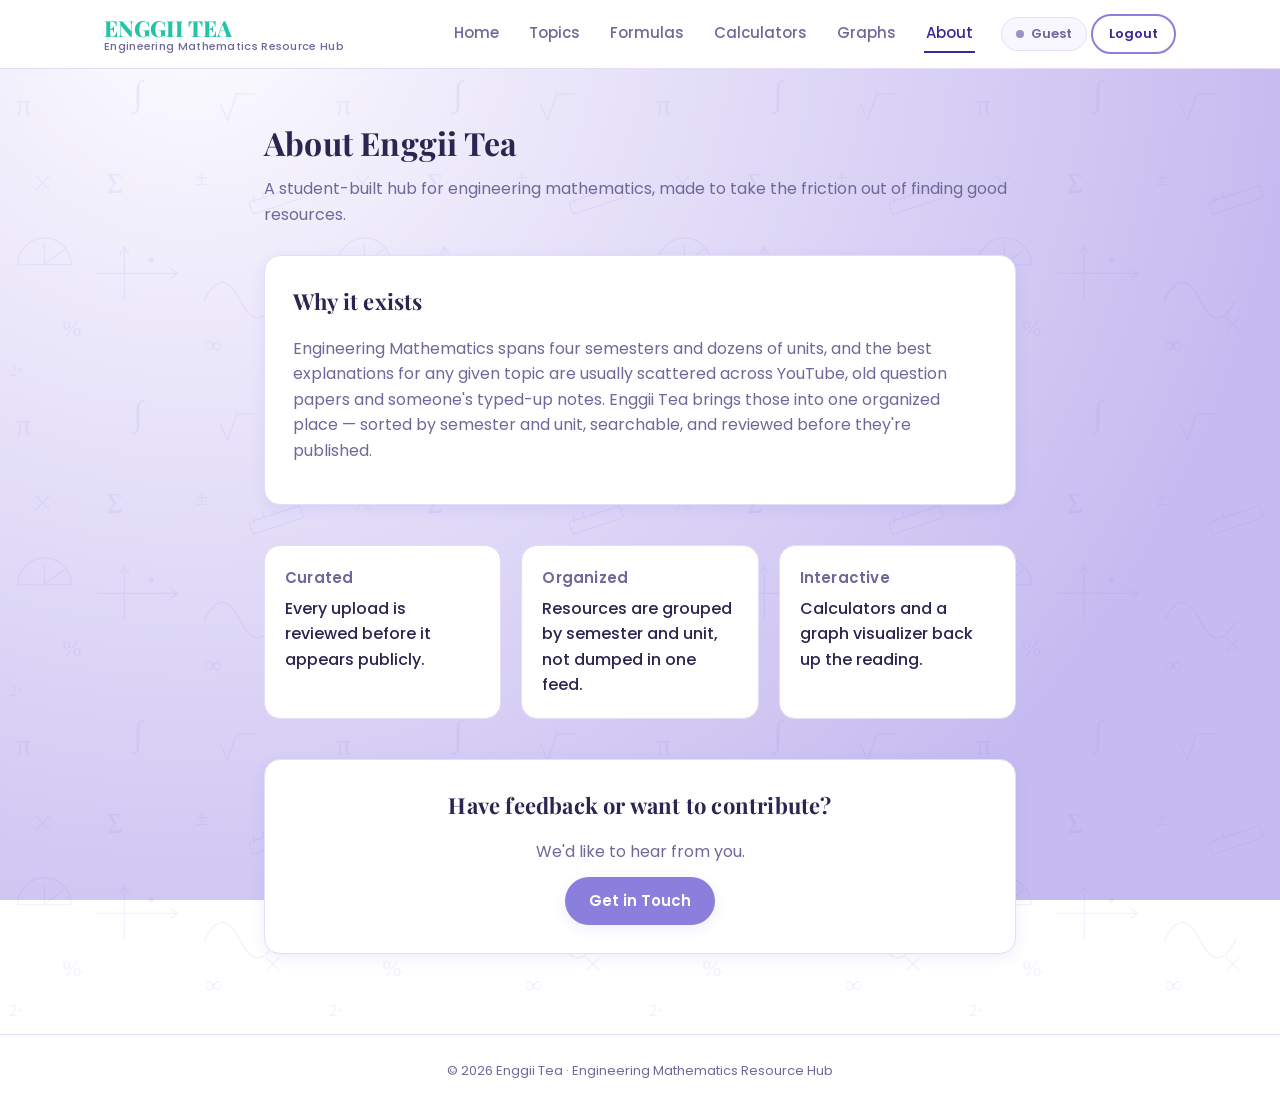
<file: Frontend/pages/about.html>
<!DOCTYPE html>
<html lang="en">
<head>
<meta charset="UTF-8">
<meta name="viewport" content="width=device-width, initial-scale=1.0">
<title>About | Enggii Tea</title>
<link rel="stylesheet" href="../styles/style.css">
</head>
<body>

<header class="navbar">
  <div class="nav-inner">
    <a href="../index.html" class="logo">ENGGII TEA<small>Engineering Mathematics Resource Hub</small></a>
    <button class="menu-btn" type="button" aria-label="Toggle menu">☰</button>
    <nav class="nav-links">
      <a href="../index.html">Home</a>
      <a href="dashboard.html">Topics</a>
      <a href="formulas.html">Formulas</a>
      <a href="calculators.html">Calculators</a>
      <a href="graphs.html">Graphs</a>

      <a href="about.html" class="active">About</a>
      <span id="authArea"></span>
    </nav>
  </div>
</header>

<main class="page math-bg">
  <div class="container" style="max-width:800px;">
    <h1 class="page-title">About Enggii Tea</h1>
    <p class="page-subtitle">A student-built hub for engineering mathematics, made to take the friction out of finding good resources.</p>

    <div class="card">
      <h2 class="section-title">Why it exists</h2>
      <p>
        Engineering Mathematics spans four semesters and dozens of units, and the
        best explanations for any given topic are usually scattered across
        YouTube, old question papers and someone's typed-up notes. Enggii Tea
        brings those into one organized place — sorted by semester and unit,
        searchable, and reviewed before they're published.
      </p>
    </div>

    <div class="section grid grid-3">
      <div class="subject-card">
        <h3>Curated</h3>
        <p style="color:var(--color-text); font-weight:500;">Every upload is reviewed before it appears publicly.</p>
      </div>
      <div class="subject-card">
        <h3>Organized</h3>
        <p style="color:var(--color-text); font-weight:500;">Resources are grouped by semester and unit, not dumped in one feed.</p>
      </div>
      <div class="subject-card">
        <h3>Interactive</h3>
        <p style="color:var(--color-text); font-weight:500;">Calculators and a graph visualizer back up the reading.</p>
      </div>
    </div>

    <div class="section card" style="text-align:center;">
      <h2 class="section-title">Have feedback or want to contribute?</h2>
      <p>We'd like to hear from you.</p>
      <a href="contact.html" class="btn btn-primary">Get in Touch</a>
    </div>
  </div>
</main>

<footer class="footer">© 2026 Enggii Tea · Engineering Mathematics Resource Hub</footer>

<script src="../scripts/api.js"></script>
<script src="../scripts/auth.js"></script>
<script src="../scripts/main.js"></script>

</body>
</html>
</file>
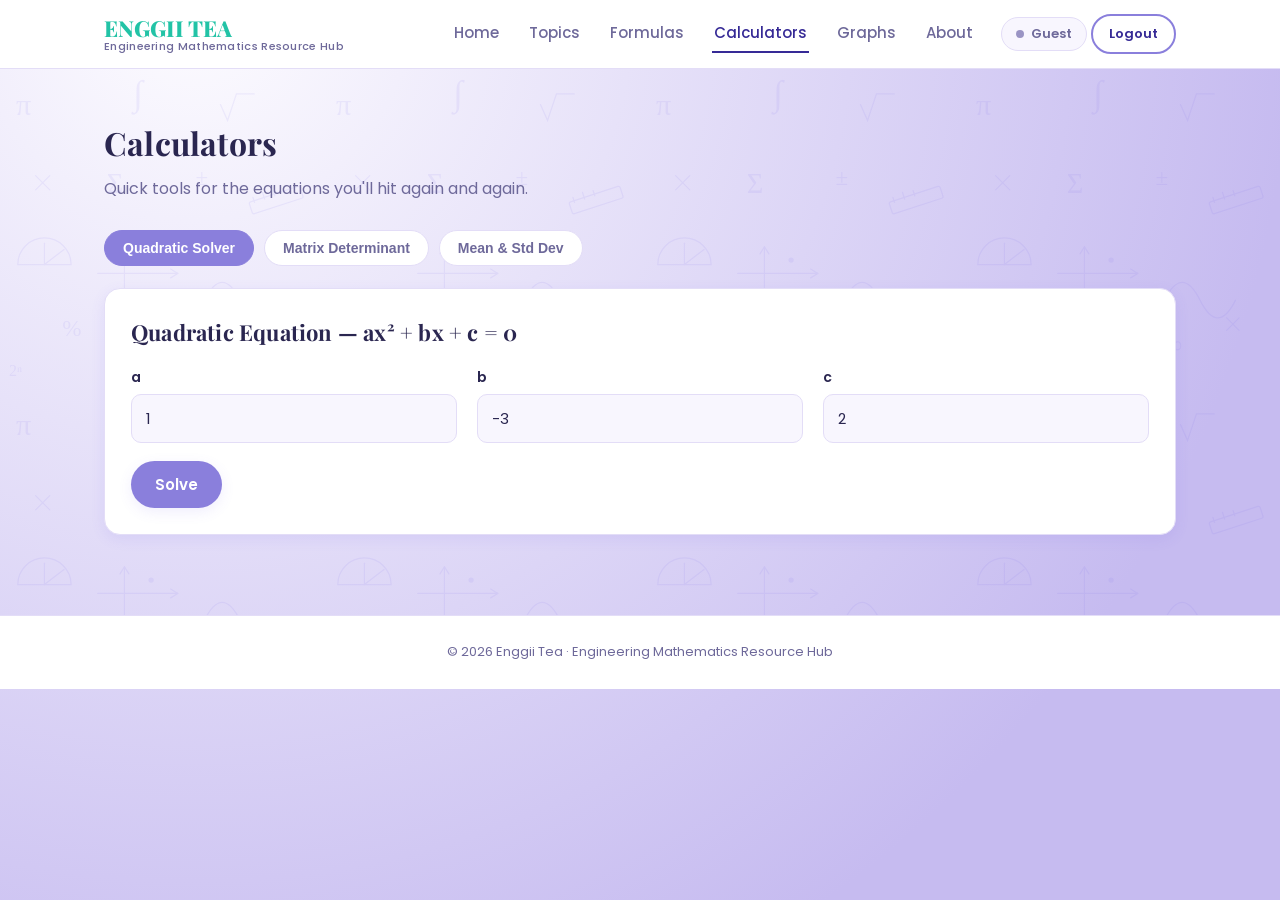
<file: Frontend/pages/calculators.html>
<!DOCTYPE html>
<html lang="en">
<head>
<meta charset="UTF-8">
<meta name="viewport" content="width=device-width, initial-scale=1.0">
<title>Calculators | Enggii Tea</title>
<link rel="stylesheet" href="../styles/style.css">
</head>
<body>

<header class="navbar">
  <div class="nav-inner">
    <a href="../index.html" class="logo">ENGGII TEA<small>Engineering Mathematics Resource Hub</small></a>
    <button class="menu-btn" type="button" aria-label="Toggle menu">☰</button>
    <nav class="nav-links">
      <a href="../index.html">Home</a>
      <a href="dashboard.html">Topics</a>
      <a href="formulas.html">Formulas</a>
      <a href="calculators.html" class="active">Calculators</a>
      <a href="graphs.html">Graphs</a>

      <a href="about.html">About</a>
      <span id="authArea"></span>
    </nav>
  </div>
</header>

<main class="page math-bg">
  <div class="container">
    <h1 class="page-title">Calculators</h1>
    <p class="page-subtitle">Quick tools for the equations you'll hit again and again.</p>

    <div class="tab-row" id="calcTabs">
      <button class="tab-btn active" data-tab="quadratic">Quadratic Solver</button>
      <button class="tab-btn" data-tab="matrix">Matrix Determinant</button>
      <button class="tab-btn" data-tab="stats">Mean &amp; Std Dev</button>
    </div>

    <!-- QUADRATIC -->
    <div class="tool-card calc-panel" data-panel="quadratic">
      <h2 class="section-title">Quadratic Equation — ax² + bx + c = 0</h2>
      <div class="grid grid-3">
        <div class="form-group"><label>a</label><input type="number" id="qa" class="form-control" value="1"></div>
        <div class="form-group"><label>b</label><input type="number" id="qb" class="form-control" value="-3"></div>
        <div class="form-group"><label>c</label><input type="number" id="qc" class="form-control" value="2"></div>
      </div>
      <button class="btn btn-primary" onclick="solveQuadratic()">Solve</button>
      <div class="result-box" id="quadraticResult"></div>
    </div>

    <!-- MATRIX -->
    <div class="tool-card calc-panel" data-panel="matrix" style="display:none;">
      <h2 class="section-title">Matrix Determinant</h2>
      <div class="form-group">
        <label for="matrixSize">Size</label>
        <select id="matrixSize" class="form-control" onchange="buildMatrixInputs()">
          <option value="2">2 × 2</option>
          <option value="3">3 × 3</option>
        </select>
      </div>
      <div id="matrixGrid" style="display:grid; grid-template-columns:repeat(2, 90px); gap:10px; margin-bottom:18px;"></div>
      <button class="btn btn-primary" onclick="solveDeterminant()">Calculate Determinant</button>
      <div class="result-box" id="matrixResult"></div>
    </div>

    <!-- STATS -->
    <div class="tool-card calc-panel" data-panel="stats" style="display:none;">
      <h2 class="section-title">Mean, Variance &amp; Standard Deviation</h2>
      <div class="form-group">
        <label for="statData">Data (comma separated)</label>
        <input type="text" id="statData" class="form-control" value="4, 8, 15, 16, 23, 42">
      </div>
      <button class="btn btn-primary" onclick="solveStats()">Calculate</button>
      <div class="result-box" id="statsResult"></div>
    </div>

  </div>
</main>

<footer class="footer">© 2026 Enggii Tea · Engineering Mathematics Resource Hub</footer>

<script src="../scripts/api.js"></script>
<script src="../scripts/auth.js"></script>
<script src="../scripts/main.js"></script>
<script src="../scripts/calculators.js"></script>

</body>
</html>
</file>
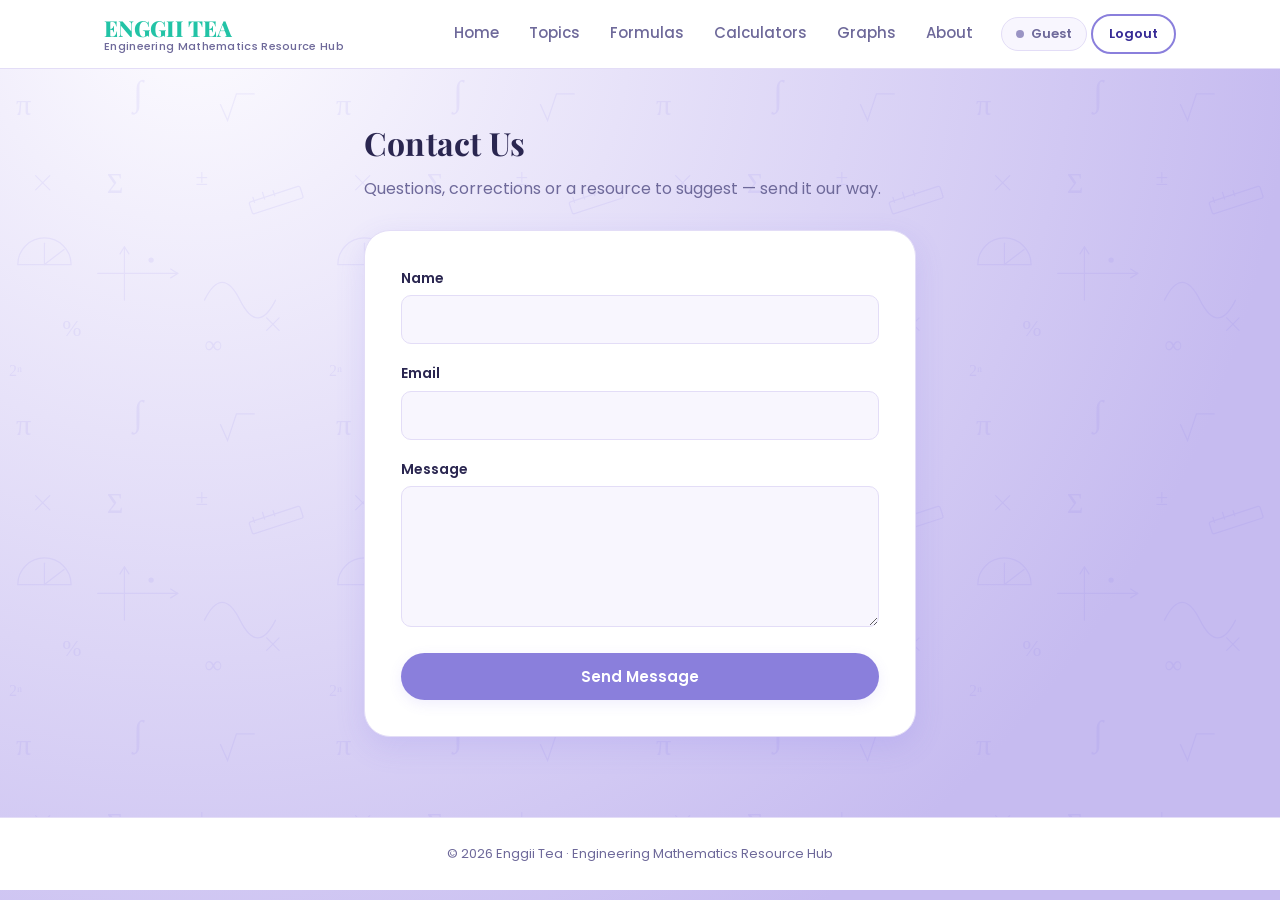
<file: Frontend/pages/contact.html>
<!DOCTYPE html>
<html lang="en">
<head>
<meta charset="UTF-8">
<meta name="viewport" content="width=device-width, initial-scale=1.0">
<title>Contact | Enggii Tea</title>
<link rel="stylesheet" href="../styles/style.css">
</head>
<body>

<header class="navbar">
  <div class="nav-inner">
    <a href="../index.html" class="logo">ENGGII TEA<small>Engineering Mathematics Resource Hub</small></a>
    <button class="menu-btn" type="button" aria-label="Toggle menu">☰</button>
    <nav class="nav-links">
      <a href="../index.html">Home</a>
      <a href="dashboard.html">Topics</a>
      <a href="formulas.html">Formulas</a>
      <a href="calculators.html">Calculators</a>
      <a href="graphs.html">Graphs</a>

      <a href="about.html">About</a>
      <span id="authArea"></span>
    </nav>
  </div>
</header>

<main class="page math-bg">
  <div class="container" style="max-width:600px;">
    <h1 class="page-title">Contact Us</h1>
    <p class="page-subtitle">Questions, corrections or a resource to suggest — send it our way.</p>

    <div class="form-card">
      <div id="contactMessage" class="message" style="display:none;"></div>
      <form id="contactForm">
        <div class="form-group">
          <label for="contactName">Name</label>
          <input type="text" id="contactName" class="form-control" required>
        </div>
        <div class="form-group">
          <label for="contactEmail">Email</label>
          <input type="email" id="contactEmail" class="form-control" required>
        </div>
        <div class="form-group">
          <label for="contactMsg">Message</label>
          <textarea id="contactMsg" class="form-control" rows="5" required></textarea>
        </div>
        <button type="submit" class="btn btn-primary btn-block">Send Message</button>
      </form>
    </div>
  </div>
</main>

<footer class="footer">© 2026 Enggii Tea · Engineering Mathematics Resource Hub</footer>

<script src="../scripts/api.js"></script>
<script src="../scripts/auth.js"></script>
<script src="../scripts/main.js"></script>

<script>
/* This form is currently a front-end stub. To make it functional,
   wire it to your own backend endpoint. */
document.getElementById("contactForm").addEventListener("submit", (e) => {
  e.preventDefault();
  const box = document.getElementById("contactMessage");
  box.style.display = "block";
  box.className = "message success";
  box.textContent = "Thanks — your message has been noted. We'll get back to you soon.";
  e.target.reset();
});
</script>

</body>
</html>
</file>
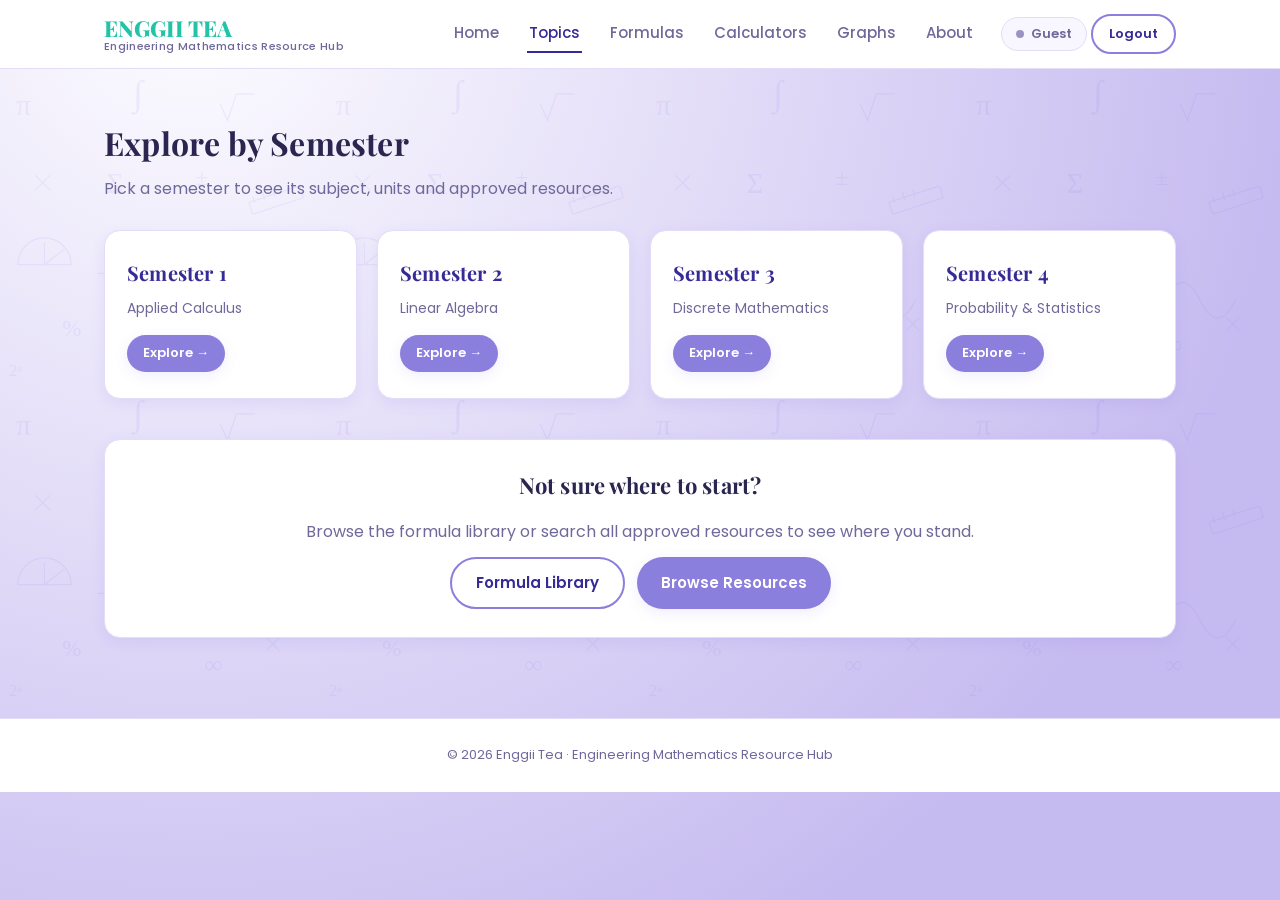
<file: Frontend/pages/dashboard.html>
<!DOCTYPE html>
<html lang="en">
<head>
<meta charset="UTF-8">
<meta name="viewport" content="width=device-width, initial-scale=1.0">
<title>Topics | Enggii Tea</title>
<link rel="stylesheet" href="../styles/style.css">
</head>
<body>

<header class="navbar">
  <div class="nav-inner">
    <a href="../index.html" class="logo">ENGGII TEA<small>Engineering Mathematics Resource Hub</small></a>
    <button class="menu-btn" type="button" aria-label="Toggle menu">☰</button>
    <nav class="nav-links">
      <a href="../index.html">Home</a>
      <a href="dashboard.html" class="active">Topics</a>
      <a href="formulas.html">Formulas</a>
      <a href="calculators.html">Calculators</a>
      <a href="graphs.html">Graphs</a>

      <a href="about.html">About</a>
      <span id="authArea"></span>
    </nav>
  </div>
</header>

<main class="page math-bg">
  <div class="container">
    <h1 class="page-title">Explore by Semester</h1>
    <p class="page-subtitle">Pick a semester to see its subject, units and approved resources.</p>

    <div class="grid grid-4">
      <a href="subject.html?semester=1" class="semester-card">
        <h3>Semester 1</h3>
        <p>Applied Calculus</p>
        <span class="btn btn-primary btn-sm">Explore →</span>
      </a>
      <a href="subject.html?semester=2" class="semester-card">
        <h3>Semester 2</h3>
        <p>Linear Algebra</p>
        <span class="btn btn-primary btn-sm">Explore →</span>
      </a>
      <a href="subject.html?semester=3" class="semester-card">
        <h3>Semester 3</h3>
        <p>Discrete Mathematics</p>
        <span class="btn btn-primary btn-sm">Explore →</span>
      </a>
      <a href="subject.html?semester=4" class="semester-card">
        <h3>Semester 4</h3>
        <p>Probability &amp; Statistics</p>
        <span class="btn btn-primary btn-sm">Explore →</span>
      </a>
    </div>

    <div class="section">
      <div class="card" style="text-align:center;">
        <h2 class="section-title">Not sure where to start?</h2>
        <p>Browse the formula library or search all approved resources to see where you stand.</p>
        <div style="display:flex; gap:12px; justify-content:center; flex-wrap:wrap;">
          <a href="formulas.html" class="btn btn-outline">Formula Library</a>
          <a href="search.html" class="btn btn-primary">Browse Resources</a>
        </div>
      </div>
    </div>
  </div>
</main>

<footer class="footer">© 2026 Enggii Tea · Engineering Mathematics Resource Hub</footer>

<script src="../scripts/api.js"></script>
<script src="../scripts/auth.js"></script>
<script src="../scripts/main.js"></script>

</body>
</html>
</file>
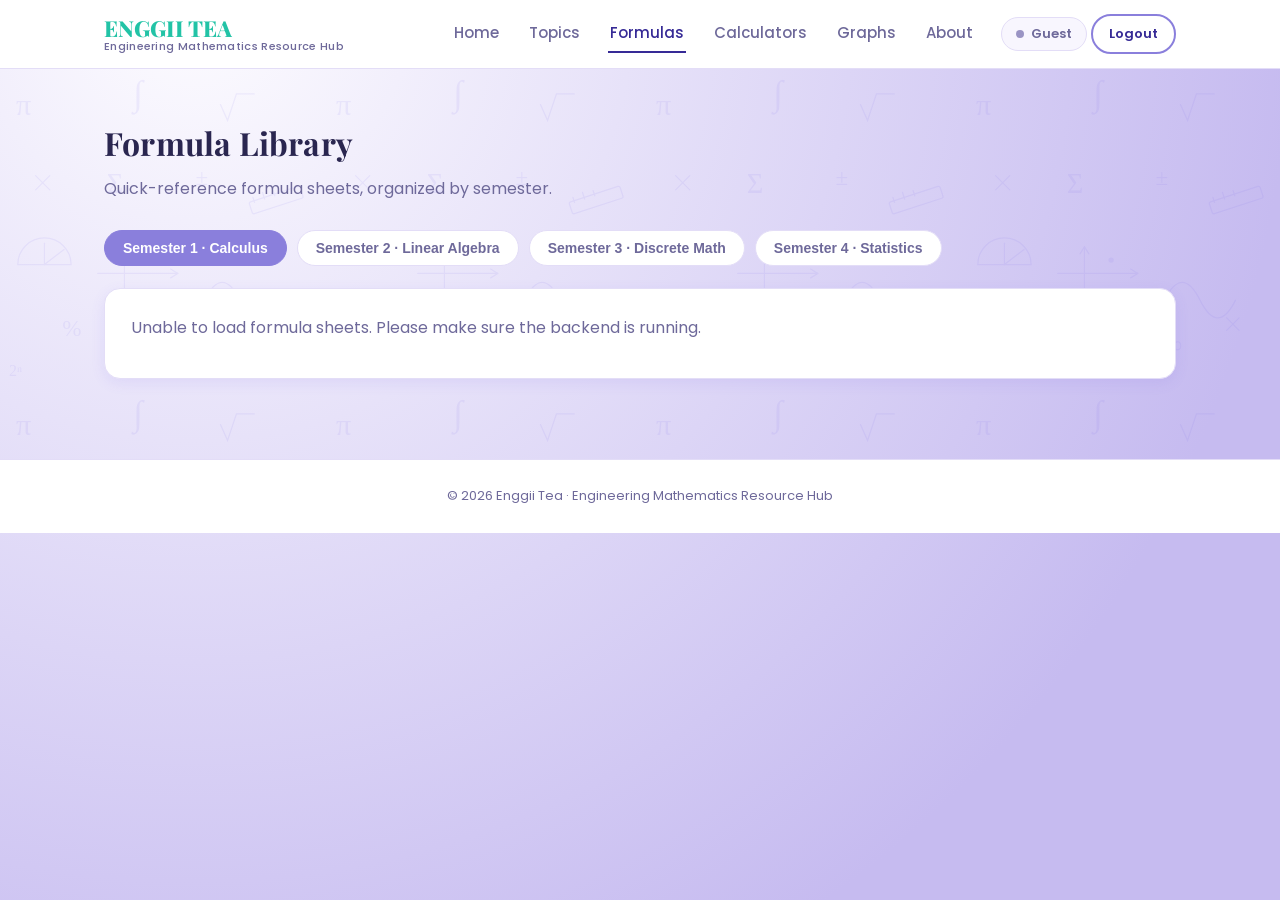
<file: Frontend/pages/formulas.html>
<!DOCTYPE html>
<html lang="en">
<head>
<meta charset="UTF-8">
<meta name="viewport" content="width=device-width, initial-scale=1.0">

<title>Formula Library | Enggii Tea</title>

<link rel="stylesheet" href="../styles/style.css">
</head>

<body>

<header class="navbar">
  <div class="nav-inner">

    <a href="../index.html" class="logo">
      ENGGII TEA
      <small>Engineering Mathematics Resource Hub</small>
    </a>

    <button class="menu-btn" type="button" aria-label="Toggle menu">
      ☰
    </button>

    <nav class="nav-links">
      <a href="../index.html">Home</a>
      <a href="dashboard.html">Topics</a>
      <a href="formulas.html" class="active">Formulas</a>
      <a href="calculators.html">Calculators</a>
      <a href="graphs.html">Graphs</a>

      <a href="about.html">About</a>

      <span id="authArea"></span>
    </nav>

  </div>
</header>


<main class="page math-bg">

  <div class="container">

    <h1 class="page-title">Formula Library</h1>

    <p class="page-subtitle">
      Quick-reference formula sheets, organized by semester.
    </p>


    <div class="tab-row" id="formulaTabs">

      <button class="tab-btn active" data-tab="1">
        Semester 1 · Calculus
      </button>

      <button class="tab-btn" data-tab="2">
        Semester 2 · Linear Algebra
      </button>

      <button class="tab-btn" data-tab="3">
        Semester 3 · Discrete Math
      </button>

      <button class="tab-btn" data-tab="4">
        Semester 4 · Statistics
      </button>

    </div>


    <div class="tool-card" id="formulaPanel">

      <p>Loading formula sheet...</p>

    </div>

  </div>

</main>


<footer class="footer">
  © 2026 Enggii Tea · Engineering Mathematics Resource Hub
</footer>


<script src="../scripts/api.js"></script>
<script src="../scripts/auth.js"></script>
<script src="../scripts/main.js"></script>


<script>

let formulaSheets = [];


/* --------------------------------
   LOAD FORMULA SHEETS FROM BACKEND
--------------------------------- */

async function loadFormulaSheets() {

  const panel = document.getElementById("formulaPanel");

  panel.innerHTML = `
    <p>Loading formula sheets...</p>
  `;

  try {

    const response = await apiFetch(
      "/api/resources/formula-sheets"
    );

    formulaSheets = response.data || [];

    if (!formulaSheets.length) {

      panel.innerHTML = `
        <p>No formula sheets available.</p>
      `;

      return;
    }

    renderFormulaSheet("1");

  } catch (error) {

    console.error("Formula sheet error:", error);

    panel.innerHTML = `
      <p>
        Unable to load formula sheets.
        Please make sure the backend is running.
      </p>
    `;

  }

}


/* --------------------------------
   RENDER SELECTED SEMESTER
--------------------------------- */

function renderFormulaSheet(semester) {

  const panel = document.getElementById("formulaPanel");

  const sheet = formulaSheets.find(
    item => String(item.semester) === String(semester)
  );


  if (!sheet) {

    panel.innerHTML = `
      <p>Formula sheet not found.</p>
    `;

    return;
  }


  panel.innerHTML = `

    <div class="formula-pdf-card">

      <h2>${sheet.subject}</h2>

      <p class="formula-file-name">
        ${sheet.file_name}
      </p>


      <iframe
        src="${sheet.file_url}"
        title="${sheet.subject} Formula Sheet"
        width="100%"
        height="700"
        style="
          border: none;
          border-radius: 12px;
          background: white;
        "
      ></iframe>


      <div style="
        margin-top: 20px;
        text-align: center;
      ">

        <a
          href="${sheet.file_url}"
          target="_blank"
          rel="noopener noreferrer"
        >
          Open PDF in New Tab
        </a>

      </div>

    </div>

  `;

}


/* --------------------------------
   SEMESTER TAB CLICK
--------------------------------- */

document
  .querySelectorAll(".tab-btn")
  .forEach(button => {

    button.addEventListener("click", () => {

      document
        .querySelectorAll(".tab-btn")
        .forEach(btn => {
          btn.classList.remove("active");
        });


      button.classList.add("active");


      renderFormulaSheet(
        button.dataset.tab
      );

    });

  });


/* --------------------------------
   START
--------------------------------- */

loadFormulaSheets();

</script>

</body>
</html>
</file>
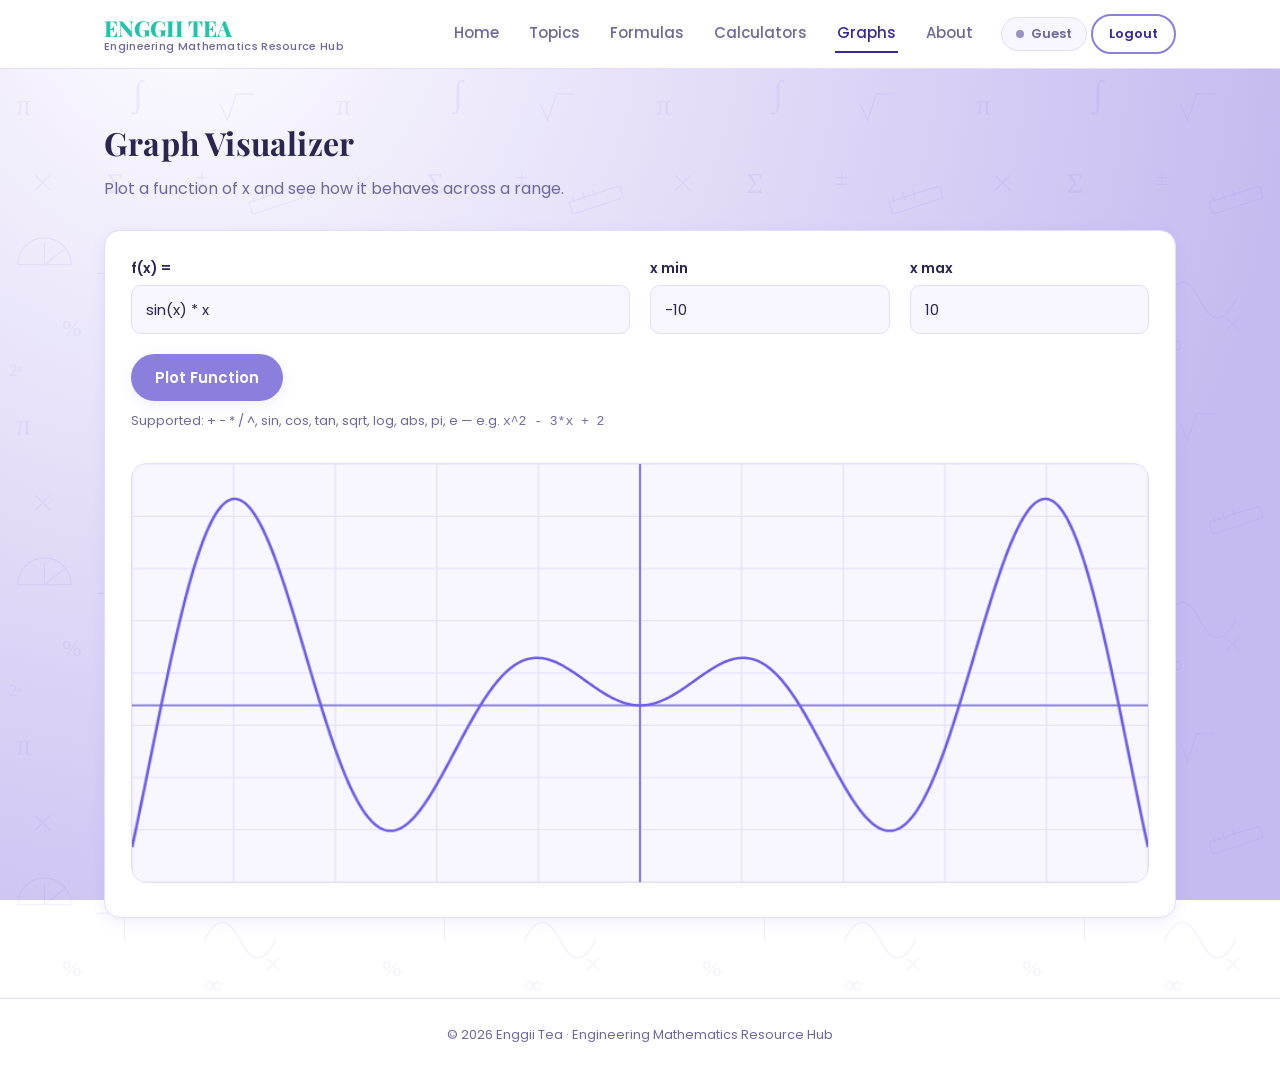
<file: Frontend/pages/graphs.html>
<!DOCTYPE html>
<html lang="en">
<head>
<meta charset="UTF-8">
<meta name="viewport" content="width=device-width, initial-scale=1.0">
<title>Graph Visualizer | Enggii Tea</title>
<link rel="stylesheet" href="../styles/style.css">
</head>
<body>

<header class="navbar">
  <div class="nav-inner">
    <a href="../index.html" class="logo">ENGGII TEA<small>Engineering Mathematics Resource Hub</small></a>
    <button class="menu-btn" type="button" aria-label="Toggle menu">☰</button>
    <nav class="nav-links">
      <a href="../index.html">Home</a>
      <a href="dashboard.html">Topics</a>
      <a href="formulas.html">Formulas</a>
      <a href="calculators.html">Calculators</a>
      <a href="graphs.html" class="active">Graphs</a>

      <a href="about.html">About</a>
      <span id="authArea"></span>
    </nav>
  </div>
</header>

<main class="page math-bg">
  <div class="container">
    <h1 class="page-title">Graph Visualizer</h1>
    <p class="page-subtitle">Plot a function of x and see how it behaves across a range.</p>

    <div class="tool-card">
      <div class="grid grid-4" style="align-items:end; margin-bottom:20px;">
        <div class="form-group" style="grid-column: span 2; margin-bottom:0;">
          <label for="fnInput">f(x) =</label>
          <input type="text" id="fnInput" class="form-control" value="sin(x) * x">
        </div>
        <div class="form-group" style="margin-bottom:0;">
          <label for="xMin">x min</label>
          <input type="number" id="xMin" class="form-control" value="-10">
        </div>
        <div class="form-group" style="margin-bottom:0;">
          <label for="xMax">x max</label>
          <input type="number" id="xMax" class="form-control" value="10">
        </div>
      </div>
      <button class="btn btn-primary" id="plotBtn">Plot Function</button>
      <p style="font-size:13px; margin-top:10px;">
        Supported: + − * / ^, sin, cos, tan, sqrt, log, abs, pi, e — e.g. <code>x^2 - 3*x + 2</code>
      </p>
      <div id="graphError" class="alert error" style="display:none; margin-top:14px;"></div>
      <canvas id="graphCanvas" width="900" height="420" style="margin-top:18px;"></canvas>
    </div>
  </div>
</main>

<footer class="footer">© 2026 Enggii Tea · Engineering Mathematics Resource Hub</footer>

<script src="../scripts/api.js"></script>
<script src="../scripts/auth.js"></script>
<script src="../scripts/main.js"></script>
<script src="../scripts/graphs.js"></script>

</body>
</html>
</file>
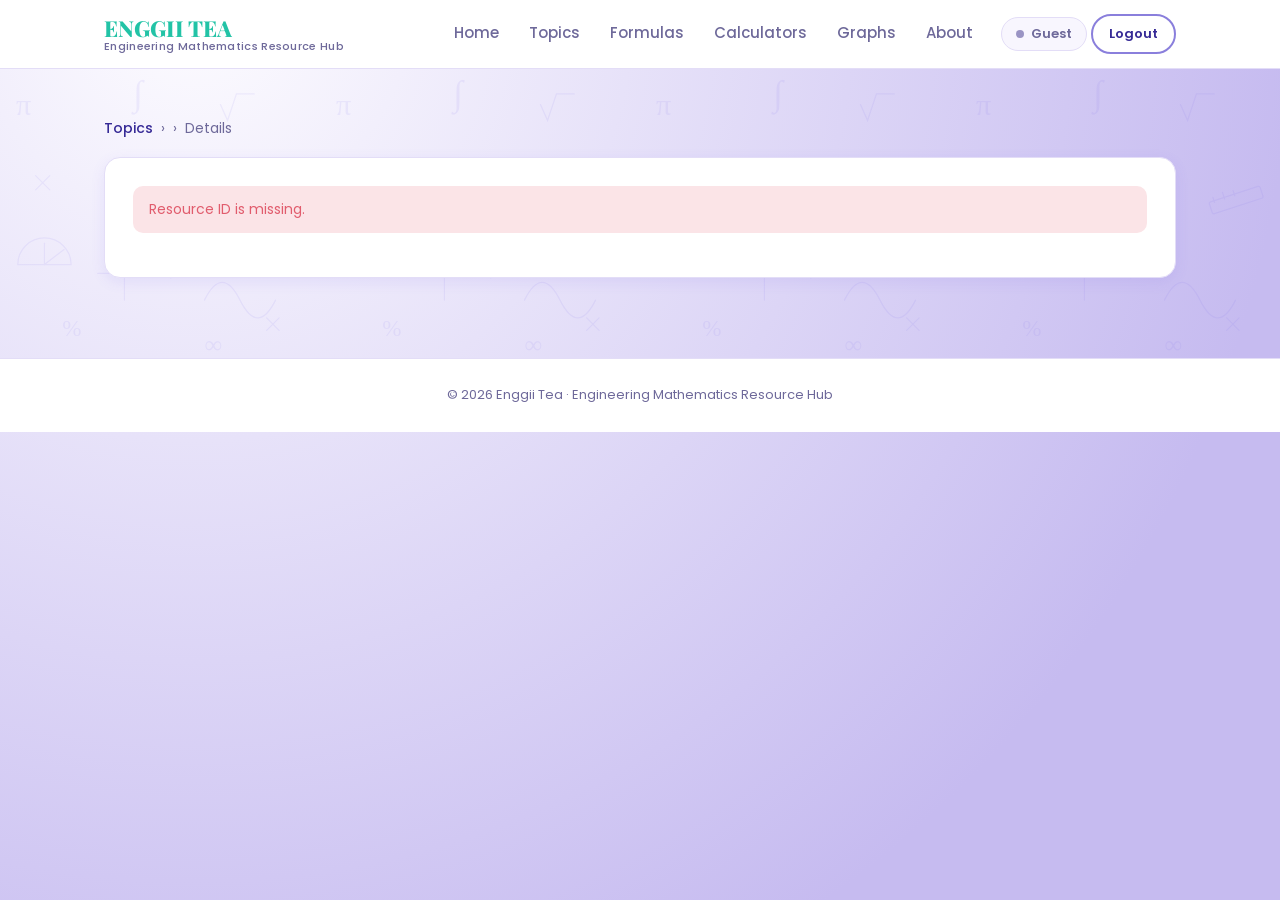
<file: Frontend/pages/resource.html>
<!DOCTYPE html>
<html lang="en">
<head>
<meta charset="UTF-8">
<meta name="viewport" content="width=device-width, initial-scale=1.0">
<title>Resource | Enggii Tea</title>
<link rel="stylesheet" href="../styles/style.css">
</head>
<body>

<header class="navbar">
  <div class="nav-inner">
    <a href="../index.html" class="logo">ENGGII TEA<small>Engineering Mathematics Resource Hub</small></a>
    <button class="menu-btn" type="button" aria-label="Toggle menu">☰</button>
    <nav class="nav-links">
      <a href="../index.html">Home</a>
      <a href="dashboard.html">Topics</a>
      <a href="formulas.html">Formulas</a>
      <a href="calculators.html">Calculators</a>
      <a href="graphs.html">Graphs</a>

      <a href="about.html">About</a>
      <span id="authArea"></span>
    </nav>
  </div>
</header>

<main class="page math-bg">
  <div class="container">

    <div class="breadcrumb">
      <a href="dashboard.html">Topics</a>
      <span>›</span>

      <span>›</span>
      <span>Details</span>
    </div>

    <section id="resourceDetails" class="card">
      <div id="loading" style="text-align:center; padding:40px;">Loading resource...</div>
      <div id="errorMessage" class="alert error" style="display:none;"></div>
      <div id="resourceContent" style="display:none;"></div>
    </section>

  </div>
</main>

<footer class="footer">© 2026 Enggii Tea · Engineering Mathematics Resource Hub</footer>

<script src="../scripts/api.js"></script>
<script src="../scripts/auth.js"></script>
<script src="../scripts/main.js"></script>

<script>
document.addEventListener("DOMContentLoaded", loadResource);

function getResourceId() {
  return new URLSearchParams(window.location.search).get("id");
}

async function loadResource() {
  const loading = document.getElementById("loading");
  const errorMessage = document.getElementById("errorMessage");
  const content = document.getElementById("resourceContent");
  const resourceId = getResourceId();

  if (!resourceId) {
    loading.style.display = "none";
    errorMessage.style.display = "block";
    errorMessage.textContent = "Resource ID is missing.";
    return;
  }

  try {
    /* GET /api/resources/:id — public */
    const body = await apiFetch("/api/resources/" + encodeURIComponent(resourceId));
    const data = body.data;

    if (!data) throw new Error("Resource not found.");

    loading.style.display = "none";
    content.style.display = "block";
    content.innerHTML = createResourceDetails(data);

  } catch (error) {
    console.error("Resource loading error:", error);
    loading.style.display = "none";
    errorMessage.style.display = "block";
    errorMessage.textContent = error.message || "Unable to load resource.";
  }
}

function createResourceDetails(resource) {
  const title = escapeHTML(resource.title || "Untitled Resource");
  const description = escapeHTML(resource.description || "No description available.");
  const subject = escapeHTML(resource.subject || "Mathematics");
  const unit = escapeHTML(resource.unit || "");
  const type = escapeHTML(resource.resource_type || "Resource");

  let action = "";
  if (resource.youtube_url) {
    action = `<a href="${escapeAttribute(resource.youtube_url)}" target="_blank" rel="noopener noreferrer" class="btn btn-primary">Watch / Open Video →</a>`;
  } else if (resource.file_url) {
    action = `<a href="${escapeAttribute(resource.file_url)}" target="_blank" rel="noopener noreferrer" class="btn btn-primary">Open File →</a>`;
  }

  return `
    <span class="resource-type">${type}</span>
    <h1 class="page-title">${title}</h1>
    <p class="page-subtitle">${subject}${unit ? " · Unit " + unit : ""}</p>
    <hr style="margin:25px 0; border:none; border-top:1px solid var(--color-border);">
    <h2 class="section-title">Description</h2>
    <p>${description}</p>
    ${action
      ? `<div style="margin-top:30px;">${action}</div>`
      : `<div class="alert" style="margin-top:30px;">No external file or video link is available for this resource.</div>`}
  `;
}

function escapeHTML(value) {
  return String(value)
    .replaceAll("&", "&amp;")
    .replaceAll("<", "&lt;")
    .replaceAll(">", "&gt;")
    .replaceAll('"', "&quot;")
    .replaceAll("'", "&#039;");
}
function escapeAttribute(value) { return escapeHTML(value); }
</script>

</body>
</html>
</file>
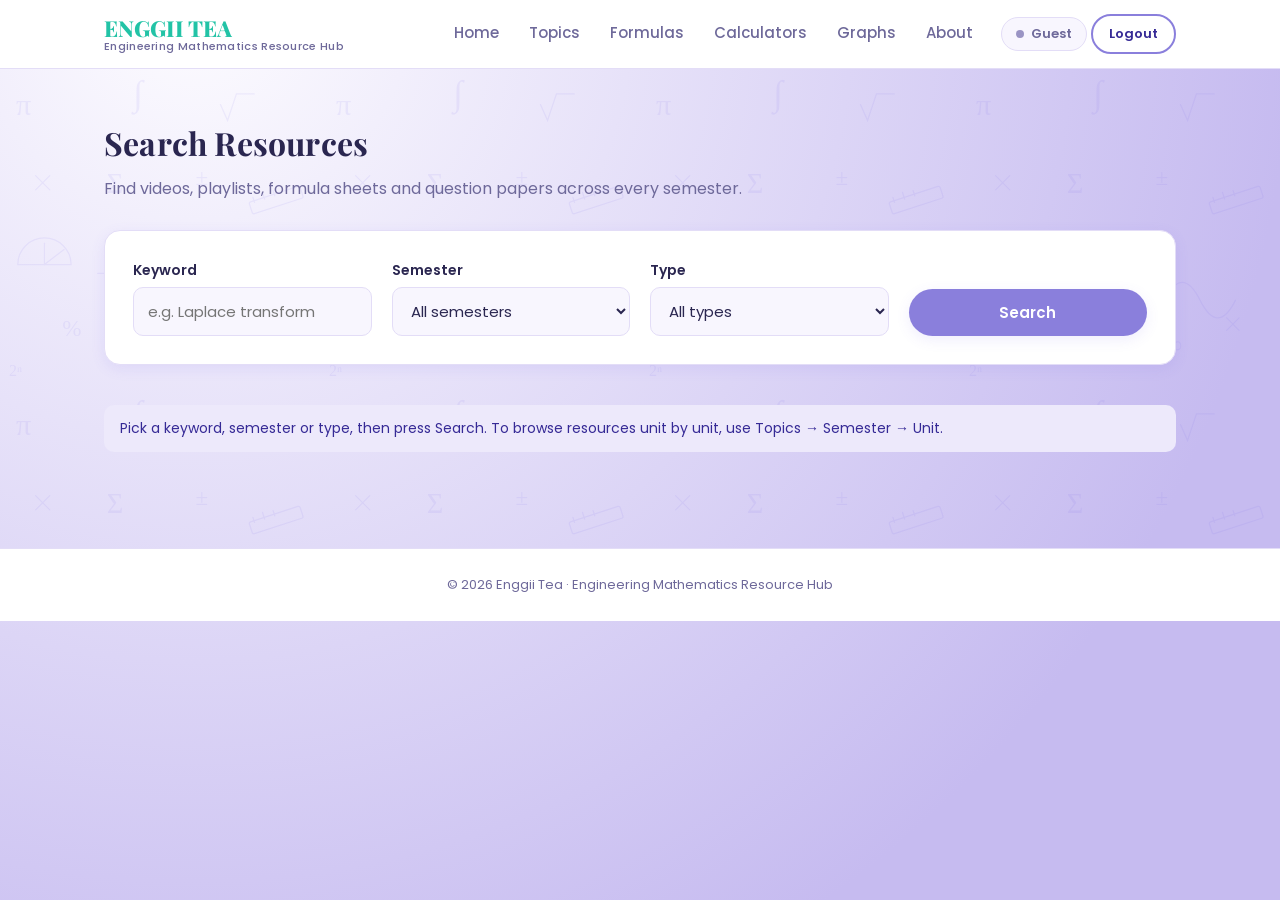
<file: Frontend/pages/search.html>
<!DOCTYPE html>
<html lang="en">
<head>
<meta charset="UTF-8">
<meta name="viewport" content="width=device-width, initial-scale=1.0">
<title>Search Resources | Enggii Tea</title>
<link rel="stylesheet" href="../styles/style.css">
</head>
<body>

<header class="navbar">
  <div class="nav-inner">
    <a href="../index.html" class="logo">ENGGII TEA<small>Engineering Mathematics Resource Hub</small></a>
    <button class="menu-btn" type="button" aria-label="Toggle menu">☰</button>
    <nav class="nav-links">
      <a href="../index.html">Home</a>
      <a href="dashboard.html">Topics</a>
      <a href="formulas.html">Formulas</a>
      <a href="calculators.html">Calculators</a>
      <a href="graphs.html">Graphs</a>

      <a href="about.html">About</a>
      <span id="authArea"></span>
    </nav>
  </div>
</header>

<main class="page math-bg">
  <div class="container">
    <h1 class="page-title">Search Resources</h1>
    <p class="page-subtitle">Find videos, playlists, formula sheets and question papers across every semester.</p>

    <div class="card">
      <div class="grid grid-4" style="align-items:end;">
        <div class="form-group" style="margin-bottom:0;">
          <label for="searchQuery">Keyword</label>
          <input type="text" id="searchQuery" class="form-control" placeholder="e.g. Laplace transform">
        </div>
        <div class="form-group" style="margin-bottom:0;">
          <label for="filterSemester">Semester</label>
          <select id="filterSemester" class="form-control">
            <option value="">All semesters</option>
            <option value="1">Semester 1</option>
            <option value="2">Semester 2</option>
            <option value="3">Semester 3</option>
            <option value="4">Semester 4</option>
          </select>
        </div>
        <div class="form-group" style="margin-bottom:0;">
          <label for="filterType">Type</label>
          <select id="filterType" class="form-control">
            <option value="">All types</option>
            <option value="Video">Video</option>
            <option value="Playlist">Playlist</option>
            <option value="Formula Sheet">Formula Sheet</option>
            <option value="Question Paper">Question Paper</option>
          </select>
        </div>
        <button type="button" id="searchBtn" class="btn btn-primary btn-block">Search</button>
      </div>
    </div>

    <section class="section">
      <div id="resultMessage" class="alert" style="display:none;"></div>
      <div id="resultList" class="grid grid-3"></div>
    </section>
  </div>
</main>

<footer class="footer">© 2026 Enggii Tea · Engineering Mathematics Resource Hub</footer>

<script src="../scripts/api.js"></script>
<script src="../scripts/auth.js"></script>
<script src="../scripts/main.js"></script>

<script>
document.addEventListener("DOMContentLoaded", () => {
  const params = new URLSearchParams(window.location.search);
  if (params.get("semester")) document.getElementById("filterSemester").value = params.get("semester");

  document.getElementById("searchBtn").addEventListener("click", () => runSearch(true));
  document.getElementById("searchQuery").addEventListener("keydown", (e) => {
    if (e.key === "Enter") runSearch(true);
  });

  /* Never list all resources automatically — show a hint instead. */
  showSearchHint("Pick a keyword, semester or type, then press Search. To browse resources unit by unit, use Topics → Semester → Unit.");
});

function showSearchHint(text) {
  const resultList = document.getElementById("resultList");
  const resultMessage = document.getElementById("resultMessage");
  resultList.innerHTML = "";
  resultMessage.className = "alert";
  resultMessage.style.display = "block";
  resultMessage.textContent = text;
}

async function runSearch(explicit) {
  const resultList = document.getElementById("resultList");
  const resultMessage = document.getElementById("resultMessage");

  const keyword = document.getElementById("searchQuery").value.trim();
  const semester = document.getElementById("filterSemester").value;
  const type = document.getElementById("filterType").value;

  if (explicit && !keyword && !semester && !type) {
    showSearchHint("Choose a keyword, semester or type before searching — this page never lists all resources at once.");
    return;
  }

  resultMessage.style.display = "none";
  resultMessage.className = "alert";
  resultList.innerHTML = `<div class="loading"><div class="spinner"></div>Searching...</div>`;

  try {
    const params = new URLSearchParams();
    if (keyword) params.set("q", keyword);
    if (semester) params.set("semester", semester);
    if (type) params.set("resourceType", type);

    /* With a keyword → GET /api/resources/search?q=…
       otherwise → GET /api/resources?semester=…&resourceType=…
       Both are public and only ever return approved resources. */
    const endpoint = keyword
      ? "/api/resources/search?" + params.toString()
      : "/api/resources?" + params.toString();
    const body = await apiFetch(endpoint);
    const data = body.data || [];

    resultList.innerHTML = "";

    if (data.length === 0) {
      resultMessage.style.display = "block";
      resultMessage.textContent = "No resources matched your search. Try a different keyword or filter.";
      return;
    }

    resultList.innerHTML = data.map(createResourceCard).join("");

  } catch (error) {
    console.error("Search error:", error);
    resultList.innerHTML = "";
    resultMessage.style.display = "block";
    resultMessage.className = "alert error";
    resultMessage.textContent = "Unable to search resources right now. Please try again.";
  }
}

function createResourceCard(resource) {
  const title = escapeHTML(resource.title || "Untitled Resource");
  const description = escapeHTML(resource.description || "No description available.");
  const subject = escapeHTML(resource.subject || "");
  const unit = escapeHTML(resource.unit || "");
  const type = escapeHTML(resource.resource_type || "Resource");

  let action = "";
  if (resource.youtube_url) {
    action = `<a href="${escapeAttribute(resource.youtube_url)}" target="_blank" rel="noopener noreferrer" class="btn btn-primary btn-sm">Watch →</a>`;
  } else if (resource.file_url) {
    action = `<a href="${escapeAttribute(resource.file_url)}" target="_blank" rel="noopener noreferrer" class="btn btn-primary btn-sm">Open →</a>`;
  } else {
    action = `<a href="resource.html?id=${encodeURIComponent(resource.id)}" class="btn btn-primary btn-sm">View →</a>`;
  }

  return `
    <article class="resource-card">
      <span class="resource-type">${type}</span>
      <h3>${title}</h3>
      <p>${description}</p>
      <small>${subject}${unit ? " · Unit " + unit : ""}</small>
      <div style="margin-top:15px; display:flex; justify-content:flex-end;">${action}</div>
    </article>
  `;
}

function escapeHTML(value) {
  return String(value)
    .replaceAll("&", "&amp;")
    .replaceAll("<", "&lt;")
    .replaceAll(">", "&gt;")
    .replaceAll('"', "&quot;")
    .replaceAll("'", "&#039;");
}
function escapeAttribute(value) { return escapeHTML(value); }
</script>

</body>
</html>
</file>
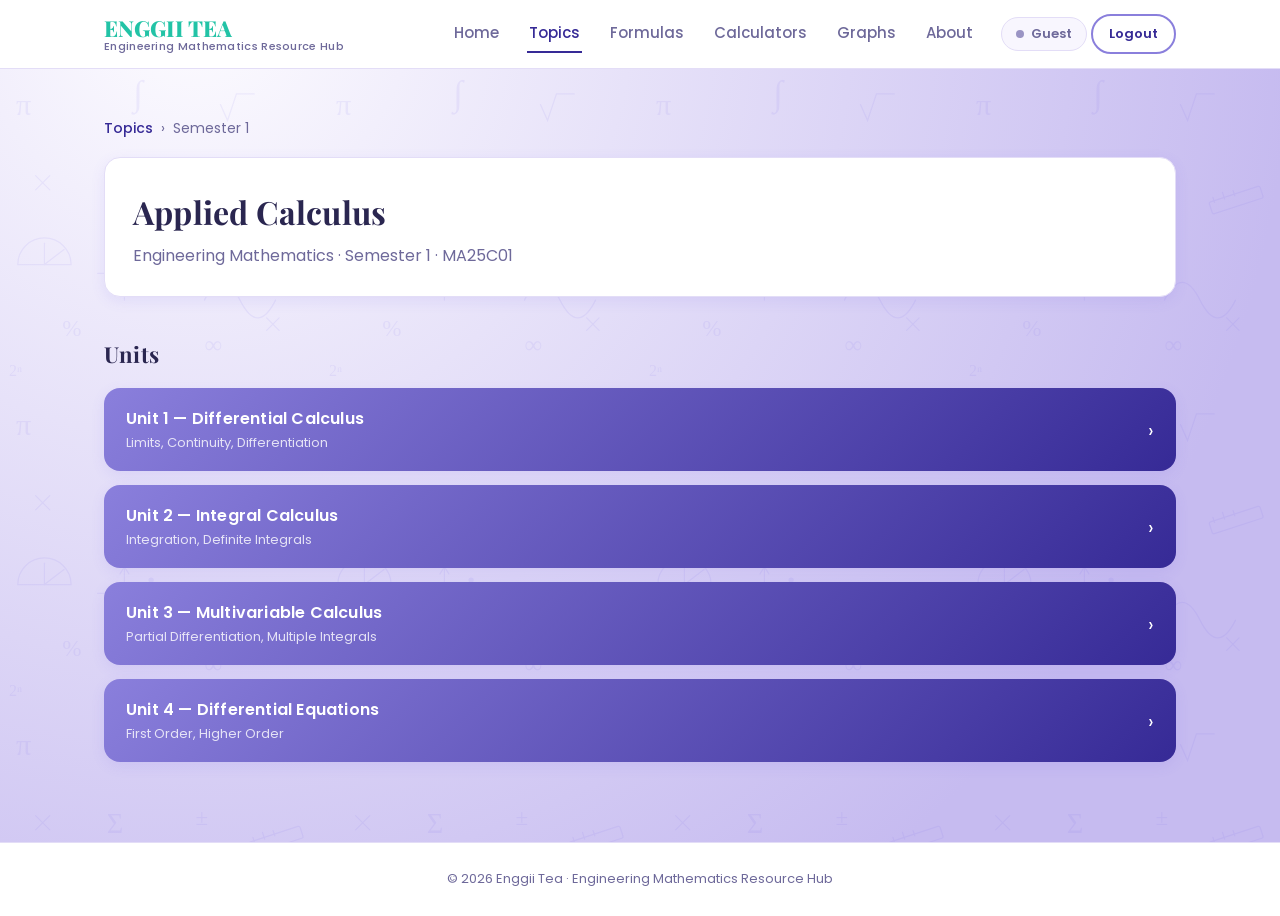
<file: Frontend/pages/subject.html>
<!DOCTYPE html>
<html lang="en">
<head>
<meta charset="UTF-8">
<meta name="viewport" content="width=device-width, initial-scale=1.0">
<title>Subject | Enggii Tea</title>
<link rel="stylesheet" href="../styles/style.css">
</head>
<body>

<header class="navbar">
  <div class="nav-inner">
    <a href="../index.html" class="logo">ENGGII TEA<small>Engineering Mathematics Resource Hub</small></a>
    <button class="menu-btn" type="button" aria-label="Toggle menu">☰</button>
    <nav class="nav-links">
      <a href="../index.html">Home</a>
      <a href="dashboard.html" class="active">Topics</a>
      <a href="formulas.html">Formulas</a>
      <a href="calculators.html">Calculators</a>
      <a href="graphs.html">Graphs</a>

      <a href="about.html">About</a>
      <span id="authArea"></span>
    </nav>
  </div>
</header>

<main class="page math-bg">
  <div class="container">

    <div class="breadcrumb">
      <a href="dashboard.html">Topics</a>
      <span>›</span>
      <span id="breadcrumbSemester">Semester</span>
    </div>

    <section class="card">
      <h1 id="subjectTitle" class="page-title" style="margin-bottom:5px;">Loading...</h1>
      <p id="subjectCode" class="page-subtitle" style="margin-bottom:0;">Engineering Mathematics</p>
    </section>

    <section class="section" id="unitSection">
      <h2 class="section-title">Units</h2>
      <p id="unitMessage" class="page-subtitle">Loading units...</p>
      <div id="unitList" class="unit-list"></div>
    </section>

    <section class="section" id="resourceSection" style="display:none; margin-top:45px;">
      <div style="display:flex; align-items:center; justify-content:space-between; gap:14px; flex-wrap:wrap; margin-bottom:18px;">
        <div>
          <h2 class="section-title" id="resourceHeading" style="margin-bottom:4px;">Resources</h2>
          <p class="page-subtitle" style="margin-bottom:0;">Resources for this unit only.</p>
        </div>
        <button type="button" class="btn btn-outline btn-sm" id="backToUnitsBtn">← All Units</button>
      </div>

      <div id="resourceMessage" class="alert" style="display:none;"></div>
      <div id="resourceList" class="grid grid-3"></div>
    </section>

  </div>
</main>

<footer class="footer">© 2026 Enggii Tea · Engineering Mathematics Resource Hub</footer>

<script src="../scripts/api.js"></script>
<script src="../scripts/auth.js"></script>
<script src="../scripts/main.js"></script>

<script>
document.addEventListener("DOMContentLoaded", loadSubject);

const subjects = {
  "1": {
    name: "Applied Calculus",
    code: "Engineering Mathematics · Semester 1 · MA25C01",
    units: [
      { title: "Differential Calculus", desc: "Limits, Continuity, Differentiation" },
      { title: "Integral Calculus", desc: "Integration, Definite Integrals" },
      { title: "Multivariable Calculus", desc: "Partial Differentiation, Multiple Integrals" },
      { title: "Differential Equations", desc: "First Order, Higher Order" }
    ]
  },
  "2": {
    name: "Linear Algebra",
    code: "Engineering Mathematics · Semester 2 · MA25C02",
    units: [
      { title: "Vector Spaces", desc: "Subspaces, Span, Basis, Dimension" },
      { title: "Linear Transformations & Diagonalization", desc: "Eigenvalues, Eigenvectors, Diagonalizability" },
      { title: "Inner Product Spaces", desc: "Norms, Cauchy-Schwarz, Gram-Schmidt" },
      { title: "Matrix Decomposition", desc: "QR, SVD, Positive Definite Matrices" }
    ]
  },
  "3": {
    name: "Discrete Mathematics",
    code: "Engineering Mathematics · Semester 3 · MA25C13",
    units: [
      { title: "Set Theory, Relations, Functions", desc: "Induction, Equivalence, Recurrence Relations" },
      { title: "Logic", desc: "Propositional, Predicate Logic, Proofs" },
      { title: "Order & Boolean Algebra", desc: "Posets, Hasse Diagrams, Boolean Algebra" },
      { title: "Graph Theory", desc: "Euler/Hamiltonian Graphs, Dijkstra's Algorithm" }
    ]
  },
  "4": {
    name: "Probability & Statistics",
    code: "Engineering Mathematics · Semester 4 · MA25C14",
    units: [
      { title: "Descriptive Statistics", desc: "Central Tendency, Variation, Box Plot" },
      { title: "Probability & Random Variables", desc: "Bayes' Theorem, Standard Distributions" },
      { title: "Two-Dimensional Random Variables", desc: "Correlation, Regression, CLT" },
      { title: "Testing of Hypothesis", desc: "t-test, F-test, Chi-square" },
      { title: "Design of Experiments", desc: "ANOVA, CRD, RBD, LSD" }
    ]
  }
};

function getSemester() {
  return new URLSearchParams(window.location.search).get("semester") || "1";
}

async function loadSubject() {
  const params = new URLSearchParams(window.location.search);
  const semester = params.get("semester") || "1";
  const subject = subjects[semester];

  if (!subject) {
    document.getElementById("subjectTitle").textContent = "Subject Not Found";
    document.getElementById("subjectCode").textContent = "Invalid semester";
    document.getElementById("unitMessage").textContent = "";
    return;
  }

  document.getElementById("subjectTitle").textContent = subject.name;
  document.getElementById("subjectCode").textContent = subject.code;
  document.getElementById("breadcrumbSemester").textContent = `Semester ${semester}`;

  const unitList = document.getElementById("unitList");
  unitList.innerHTML = subject.units.map((unit, index) => `
    <button type="button" class="unit-card" data-unit="${index + 1}">
      <div>
        <h3>Unit ${index + 1} — ${escapeHTML(unit.title)}</h3>
        <p>${escapeHTML(unit.desc)}</p>
      </div>
      <span class="chevron">›</span>
    </button>
  `).join("");

  unitList.querySelectorAll(".unit-card").forEach(btn => {
    btn.addEventListener("click", () => openUnitResources(Number(btn.dataset.unit)));
  });

  document.getElementById("backToUnitsBtn").addEventListener("click", closeUnitResources);

  document.getElementById("unitMessage").style.display = "none";

  /* Deep link support: subject.html?semester=N&unit=X opens that unit's resources */
  const requestedUnit = parseInt(params.get("unit"), 10);
  if (requestedUnit >= 1 && requestedUnit <= subject.units.length) {
    openUnitResources(requestedUnit);
  }
}

/* Reveals the resources section for ONE unit only — never the
   whole subject and never all resources at once. */
async function openUnitResources(unitNumber) {
  const semester = getSemester();
  const subject = subjects[semester];
  const unit = subject && subject.units[unitNumber - 1];
  if (!unit) return;

  document.querySelectorAll(".unit-card").forEach(btn => {
    btn.classList.toggle("active", Number(btn.dataset.unit) === unitNumber);
  });

  document.getElementById("resourceHeading").textContent = `Unit ${unitNumber} — ${unit.title}`;
  document.getElementById("resourceSection").style.display = "block";
  history.replaceState(null, "", `?semester=${encodeURIComponent(semester)}&unit=${unitNumber}`);
  document.getElementById("resourceSection").scrollIntoView({ behavior: "smooth", block: "start" });

  const resourceList = document.getElementById("resourceList");
  const resourceMessage = document.getElementById("resourceMessage");

  resourceMessage.style.display = "none";
  resourceMessage.className = "alert";
  resourceList.innerHTML = `<div class="loading"><div class="spinner"></div>Loading resources...</div>`;

  try {
    /* GET /api/resources — public; the backend returns approved
       resources for the semester/unit plus semester-level formula
       sheets. Units are stored as "Unit N". */
    const query =
      "semester=" + encodeURIComponent(semester) +
      "&unit=" + encodeURIComponent("Unit " + unitNumber);
    const body = await apiFetch("/api/resources?" + query);
    const data = body.data || [];

    if (data.length === 0) {
      resourceList.innerHTML = "";
      resourceMessage.style.display = "block";
      resourceMessage.textContent = "No approved resources for this unit yet. Check back soon.";
      return;
    }

    resourceList.innerHTML = data.map(createResourceCard).join("");

  } catch (error) {
    console.error("Unit resource error:", error);
    resourceList.innerHTML = "";
    resourceMessage.style.display = "block";
    resourceMessage.className = "alert error";
    resourceMessage.textContent = "Unable to load resources. Please try again.";
  }
}

function closeUnitResources() {
  const semester = getSemester();
  document.getElementById("resourceSection").style.display = "none";
  document.querySelectorAll(".unit-card").forEach(btn => btn.classList.remove("active"));
  history.replaceState(null, "", `?semester=${encodeURIComponent(semester)}`);
  document.getElementById("unitSection").scrollIntoView({ behavior: "smooth" });
}

function createResourceCard(resource) {
  const title = escapeHTML(resource.title || "Untitled Resource");
  const description = escapeHTML(resource.description || "No description available.");
  const subject = escapeHTML(resource.subject || "");
  const unit = escapeHTML(resource.unit || "");
  const type = escapeHTML(resource.resource_type || "Resource");

  let action = "";
  if (resource.youtube_url) {
    action = `<a href="${escapeAttribute(resource.youtube_url)}" target="_blank" rel="noopener noreferrer" class="btn btn-primary btn-sm">Watch →</a>`;
  } else if (resource.file_url) {
    action = `<a href="${escapeAttribute(resource.file_url)}" target="_blank" rel="noopener noreferrer" class="btn btn-primary btn-sm">Open →</a>`;
  } else {
    action = `<a href="resource.html?id=${encodeURIComponent(resource.id)}" class="btn btn-primary btn-sm">View →</a>`;
  }

  return `
    <article class="resource-card">
      <span class="resource-type">${type}</span>
      <h3>${title}</h3>
      <p>${description}</p>
      <small>${subject}${unit ? " · " + unit : ""}</small>
      <div style="margin-top:15px; display:flex; justify-content:flex-end;">${action}</div>
    </article>
  `;
}

function escapeHTML(value) {
  return String(value)
    .replaceAll("&", "&amp;")
    .replaceAll("<", "&lt;")
    .replaceAll(">", "&gt;")
    .replaceAll('"', "&quot;")
    .replaceAll("'", "&#039;");
}
function escapeAttribute(value) { return escapeHTML(value); }
</script>

</body>
</html>
</file>
<file: Frontend/styles/style.css>
/* =====================================================
   ENGGII TEA — Design System
   Font pairing: Playfair Display + Poppins
   ===================================================== */

@import url('https://fonts.googleapis.com/css2?family=Playfair+Display:wght@600;700;800&family=Poppins:wght@400;500;600;700&display=swap');

:root {

  /* Color palette */
  --color-primary: #8A7FDC;
  --color-primary-dark: #362a96;
  --color-primary-tint: #EDE9FB;
  --color-secondary: #22C3A6;
  --color-accent-yellow: #F5E9AA;
  --color-accent-lime: #D7E85C;
  --color-danger: #E15C6D;

  --bg-start: #FDFCFF;
  --bg-end: #C6BBF0;

  --color-surface: #FFFFFF;
  --color-surface-alt: #F8F6FE;
  --color-text: #2A2650;
  --color-text-muted: #6E699A;
  --color-text-on-primary: #FFFFFF;
  --color-border: #E3DDF7;

  --radius-sm: 10px;
  --radius-md: 16px;
  --radius-lg: 26px;
  --radius-pill: 999px;

  --shadow-card: 0 10px 30px rgba(108, 92, 231, 0.14);
  --shadow-soft: 0 4px 14px rgba(108, 92, 231, 0.10);

  --font-display: 'Playfair Display', Georgia, serif;
  --font-body: 'Poppins', 'Segoe UI', sans-serif;

  --maxw: 1120px;
}


/* =====================================================
   GLOBAL
   ===================================================== */

* {
  box-sizing: border-box;
}

html {
  scroll-behavior: smooth;
}

body {
  margin: 0;
  font-family: var(--font-body);
  color: var(--color-text);

  background:
    radial-gradient(
      circle at 15% 0%,
      var(--bg-start) 0%,
      var(--bg-end) 78%
    );

  background-attachment: fixed;
  min-height: 100vh;
  line-height: 1.6;
}


/* =====================================================
   MATH BACKGROUND
   ===================================================== */

.math-bg {
  position: relative;
}

.math-bg::before {
  content: "";
  position: absolute;
  inset: 0;

  background-image: url("../assets/math-pattern.svg");
  background-repeat: repeat;
  background-size: 320px 320px;

  opacity: 0.55;
  pointer-events: none;
  z-index: 0;
}

.math-bg > * {
  position: relative;
  z-index: 1;
}


/* =====================================================
   TYPOGRAPHY
   ===================================================== */

a {
  color: inherit;
  text-decoration: none;
}

h1,
h2,
h3,
h4 {
  font-family: var(--font-display);
  font-weight: 700;
  margin: 0 0 8px;
  color: var(--color-text);
  letter-spacing: 0.2px;
}

p {
  margin: 0 0 12px;
  color: var(--color-text-muted);
}

img {
  max-width: 100%;
  display: block;
}

.container {
  max-width: var(--maxw);
  margin: 0 auto;
  padding: 0 24px;
}


/* =====================================================
   NAVBAR
   ===================================================== */

.navbar {
  background: var(--color-surface);
  border-bottom: 1px solid var(--color-border);

  position: sticky;
  top: 0;
  z-index: 50;
}

.nav-inner {
  max-width: var(--maxw);
  margin: 0 auto;

  padding: 14px 24px;

  display: flex;
  align-items: center;
  justify-content: space-between;

  gap: 20px;
}

.logo {
  font-family: var(--font-display);
  font-weight: 800;
  font-size: 22px;

  color: var(--color-secondary);

  display: flex;
  flex-direction: column;

  line-height: 1.1;
}

.logo small {
  font-family: var(--font-body);
  font-weight: 500;
  font-size: 11px;

  color: var(--color-text-muted);
  letter-spacing: 0.3px;
}

.menu-btn {
  display: none;

  background: none;
  border: none;

  font-size: 22px;
  color: var(--color-primary-dark);

  cursor: pointer;
}

.nav-links {
  display: flex;
  align-items: center;

  gap: 26px;

  font-weight: 500;
  font-size: 15px;
}

.nav-links a {
  color: var(--color-text-muted);

  padding: 6px 2px;

  border-bottom: 2px solid transparent;

  transition:
    color 0.15s,
    border-color 0.15s;
}

.nav-links a:hover,
.nav-links a.active {
  color: var(--color-primary-dark);
  border-bottom-color: var(--color-primary-dark);
}


/* =====================================================
   AUTH STATUS
   ===================================================== */

.nav-links a.auth-indicator,
.auth-indicator {
  display: inline-flex;

  align-items: center;
  gap: 7px;

  padding: 6px 14px;

  border: 1px solid var(--color-border);
  border-radius: var(--radius-pill);

  background: var(--color-surface-alt);

  font-size: 13px;
  font-weight: 600;

  color: var(--color-text-muted);

  white-space: nowrap;

  transition:
    border-color 0.15s,
    color 0.15s;
}

.auth-indicator .status-dot {
  width: 8px;
  height: 8px;

  border-radius: 50%;

  background: #9A94C4;

  flex-shrink: 0;
}

.nav-links a.auth-indicator.auth-in {
  color: var(--color-primary-dark);
  background: var(--color-primary-tint);
}

.nav-links a.auth-indicator.auth-in .status-dot {
  background: #1F8A52;

  box-shadow:
    0 0 0 3px rgba(31, 138, 82, 0.18);
}

.nav-links a.auth-indicator:hover {
  color: var(--color-primary-dark);
  border-color: var(--color-primary);
  border-bottom-color: var(--color-primary);
}


/* =====================================================
   BUTTONS
   ===================================================== */

.btn {
  display: inline-flex;

  align-items: center;
  justify-content: center;

  gap: 8px;

  font-family: var(--font-body);
  font-weight: 600;
  font-size: 15px;

  padding: 12px 24px;

  border-radius: var(--radius-pill);
  border: none;

  cursor: pointer;

  transition:
    transform 0.15s ease,
    box-shadow 0.15s ease,
    background 0.15s ease;
}

.btn:active {
  transform: translateY(1px);
}

.btn-primary {
  background: var(--color-primary);
  color: #fff;

  box-shadow: var(--shadow-soft);
}

.btn-primary:hover {
  background: var(--color-primary-dark);
}

.btn-accent {
  background: var(--color-accent-yellow);
  color: #4A3F17;
}

.btn-accent:hover {
  background: #9c9c68;
}

.btn-outline {
  background: transparent;

  border: 2px solid var(--color-primary);

  color: var(--color-primary-dark);
}

.btn-outline:hover {
  background: var(--color-primary-tint);
}

.btn-danger {
  background: #FBE4E7;
  color: var(--color-danger);
}

.btn-danger:hover {
  background: #F6CDD3;
}

.btn-sm {
  padding: 8px 16px;
  font-size: 13px;
}

.btn-block {
  width: 100%;
}


/* =====================================================
   HERO
   ===================================================== */

.hero {
  padding: 60px 20px;
}

.hero-card {
  max-width: 760px;
  margin: 0 auto;

  background:
    linear-gradient(
      160deg,
      var(--color-primary) 0%,
      var(--color-primary-dark) 100%
    );

  border-radius: var(--radius-lg);

  padding: 56px 40px;

  text-align: center;

  box-shadow: var(--shadow-card);

  color: #fff;

  position: relative;
  overflow: hidden;
}

.hero-title {
  font-size: 46px;
  color: var(--color-secondary);
  margin-bottom: 6px;
}

.hero-subtitle {
  font-family: var(--font-body);
  font-weight: 500;
  font-size: 17px;

  color: #fff;

  margin-bottom: 18px;
}

.hero-text {
  color: rgba(255, 255, 255, 0.85);

  max-width: 480px;

  margin: 0 auto 26px;
}

.hero-tagline {
  font-weight: 600;

  color: var(--color-accent-lime);

  margin-bottom: 22px;
}

.hero-tagline span {
  color: var(--color-accent-lime);
}

.hero-tagline .dot {
  color: rgba(255, 255, 255, 0.5);
  margin: 0 6px;
}


/* =====================================================
   PAGE / SECTIONS
   ===================================================== */

.page {
  padding: 48px 0 80px;
}

.page-title {
  font-size: 32px;
}

.page-subtitle {
  color: var(--color-text-muted);
  margin-bottom: 28px;
}

.section {
  margin-top: 40px;
}

.section-title {
  font-size: 22px;
  margin-bottom: 16px;
}

.breadcrumb {
  font-size: 14px;

  color: var(--color-text-muted);

  display: flex;

  gap: 8px;

  margin-bottom: 18px;
}

.breadcrumb a {
  color: var(--color-primary-dark);
  font-weight: 500;
}


/* =====================================================
   CARDS & GRIDS
   ===================================================== */

.grid {
  display: grid;
  gap: 20px;
}

.grid-2 {
  grid-template-columns: repeat(2, 1fr);
}

.grid-3 {
  grid-template-columns: repeat(3, 1fr);
}

.grid-4 {
  grid-template-columns: repeat(4, 1fr);
}

.card {
  background: var(--color-surface);

  border-radius: var(--radius-md);

  padding: 28px;

  box-shadow: var(--shadow-soft);

  border: 1px solid var(--color-border);
}

.semester-card {
  display: block;

  background: var(--color-surface);

  border: 1px solid var(--color-border);

  border-radius: var(--radius-md);

  padding: 26px 22px;

  box-shadow: var(--shadow-soft);

  transition:
    transform 0.15s ease,
    box-shadow 0.15s ease;
}

.semester-card:hover {
  transform: translateY(-4px);
  box-shadow: var(--shadow-card);
}

.semester-card h3 {
  color: var(--color-primary-dark);
  font-size: 20px;
}

.semester-card p {
  margin-bottom: 16px;
  font-size: 14px;
}

.subject-card {
  background: var(--color-surface);

  border-radius: var(--radius-md);

  padding: 20px;

  border: 1px solid var(--color-border);
}

.subject-card h3 {
  font-size: 15px;

  color: var(--color-text-muted);

  font-family: var(--font-body);

  font-weight: 600;

  margin-bottom: 6px;
}

.subject-card p {
  color: var(--color-text);

  margin: 0;

  font-weight: 500;
}


/* =====================================================
   UNIT LIST
   ===================================================== */

.unit-list {
  display: flex;
  flex-direction: column;
  gap: 14px;
}

.unit-card {
  display: flex;

  align-items: center;
  justify-content: space-between;

  gap: 16px;

  background:
    linear-gradient(
      135deg,
      var(--color-primary) 0%,
      var(--color-primary-dark) 100%
    );

  color: #fff;

  border-radius: var(--radius-md);

  padding: 18px 22px;

  box-shadow: var(--shadow-soft);

  transition:
    transform 0.15s ease;
}

.unit-card:hover {
  transform: translateX(4px);
}

.unit-card h3 {
  color: #fff;

  font-family: var(--font-body);

  font-weight: 600;

  font-size: 16px;

  margin-bottom: 2px;
}

.unit-card p {
  color: rgba(255, 255, 255, 0.8);

  font-size: 13px;

  margin: 0;
}

.unit-card .chevron {
  font-size: 20px;
  flex-shrink: 0;
}


/* =====================================================
   RESOURCE GRID
   ===================================================== */

.resource-grid {
  display: grid;

  gap: 20px;

  grid-template-columns: repeat(3, 1fr);
}

.resource-card {
  background: var(--color-surface);

  border-radius: var(--radius-md);

  padding: 22px;

  border: 1px solid var(--color-border);

  box-shadow: var(--shadow-soft);

  display: flex;

  flex-direction: column;
}

.resource-card h3 {
  font-size: 17px;
  margin-bottom: 8px;
}

.resource-card p {
  font-size: 14px;
  flex-grow: 1;
}

.resource-card small {
  color: var(--color-text-muted);

  font-size: 12px;

  margin-bottom: 12px;

  display: block;
}

.resource-type {
  display: inline-block;

  background: var(--color-primary-tint);

  color: var(--color-primary-dark);

  font-size: 12px;

  font-weight: 600;

  padding: 4px 12px;

  border-radius: var(--radius-pill);

  margin-bottom: 10px;
}


/* =====================================================
   SEMESTER PILLS
   ===================================================== */

.semester-pill-panel {
  max-width: 420px;

  margin: -30px auto 0;

  background: var(--color-primary-tint);

  border-radius: var(--radius-lg);

  padding: 30px 26px;

  box-shadow: var(--shadow-card);

  position: relative;

  z-index: 2;
}

.semester-pill-panel h3 {
  text-align: center;

  color: #E0507A;

  font-size: 19px;

  margin-bottom: 18px;
}

.semester-pill {
  display: flex;

  align-items: center;
  justify-content: space-between;

  background:
    linear-gradient(
      90deg,
      #e8d5ff,
      #c7b5ff
    );

  color: #000000;

  font-weight: 600;

  padding: 14px 22px;

  border-radius: 30px;

  margin-bottom: 14px;

  box-shadow: var(--shadow-soft);

  transition:
    transform 0.15s ease;
}

.semester-pill:last-child {
  margin-bottom: 0;
}

.semester-pill:hover {
  transform: translateX(4px);
}


/* =====================================================
   FORMS
   ===================================================== */

.form-card,
.auth-card {
  background: var(--color-surface);

  border-radius: var(--radius-lg);

  padding: 36px;

  box-shadow: var(--shadow-card);

  border: 1px solid var(--color-border);
}

.form-group {
  margin-bottom: 18px;
}

.form-group label {
  display: block;

  font-weight: 600;

  font-size: 14px;

  margin-bottom: 6px;

  color: var(--color-text);
}

.form-control {
  width: 100%;

  padding: 12px 14px;

  border-radius: var(--radius-sm);

  border: 1.5px solid var(--color-border);

  font-family: var(--font-body);

  font-size: 15px;

  background: var(--color-surface-alt);

  color: var(--color-text);

  transition:
    border-color 0.15s;
}

.form-control:focus {
  outline: none;
  border-color: var(--color-primary);
}


/* =====================================================
   MESSAGES / ALERTS
   ===================================================== */

.message,
.alert {
  padding: 12px 16px;

  border-radius: var(--radius-sm);

  font-size: 14px;

  margin-bottom: 16px;
}

.message.success,
.alert-success {
  background: #E1F7EC;
  color: #1F8A52;
}

.message.error,
.alert-error,
.alert.error {
  background: #FBE4E7;
  color: var(--color-danger);
}

.alert {
  background: var(--color-primary-tint);
  color: var(--color-primary-dark);
}


/* =====================================================
   PROFILE
   ===================================================== */

.profile-header {
  display: flex;

  align-items: center;

  gap: 20px;
}

.avatar {
  width: 64px;
  height: 64px;

  border-radius: 50%;

  background:
    linear-gradient(
      135deg,
      var(--color-primary),
      var(--color-secondary)
    );

  color: #fff;

  display: flex;

  align-items: center;
  justify-content: center;

  font-size: 26px;

  font-weight: 700;

  font-family: var(--font-display);

  flex-shrink: 0;
}

.profile-info h2 {
  margin-bottom: 4px;
}

.profile-info p {
  margin: 0;
}


/* =====================================================
   LOADING / EMPTY STATES
   ===================================================== */

.loading {
  display: flex;

  align-items: center;
  justify-content: center;

  gap: 12px;

  padding: 50px 0;

  color: var(--color-text-muted);
}

.spinner {
  width: 22px;
  height: 22px;

  border: 3px solid var(--color-border);

  border-top-color: var(--color-primary);

  border-radius: 50%;

  animation: spin 0.8s linear infinite;
}

@keyframes spin {
  to {
    transform: rotate(360deg);
  }
}

.empty-state {
  text-align: center;

  padding: 50px 20px;

  color: var(--color-text-muted);
}

.empty-state h3 {
  color: var(--color-text);

  margin-bottom: 6px;
}


/* =====================================================
   FOOTER
   ===================================================== */

.footer {
  text-align: center;

  padding: 26px 20px;

  color: var(--color-text-muted);

  font-size: 13px;

  border-top: 1px solid var(--color-border);

  background: var(--color-surface);
}


/* =====================================================
   CALCULATORS / FORMULA LIBRARY
   ===================================================== */

.tool-card {
  background: var(--color-surface);

  border-radius: var(--radius-md);

  padding: 26px;

  border: 1px solid var(--color-border);

  box-shadow: var(--shadow-soft);
}

.tab-row {
  display: flex;

  gap: 10px;

  flex-wrap: wrap;

  margin-bottom: 22px;
}

.tab-btn {
  background: var(--color-surface);

  border: 1.5px solid var(--color-border);

  padding: 9px 18px;

  border-radius: var(--radius-pill);

  font-weight: 600;

  font-size: 14px;

  color: var(--color-text-muted);

  cursor: pointer;
}

.tab-btn.active {
  background: var(--color-primary);

  border-color: var(--color-primary);

  color: #fff;
}

.formula-item {
  padding: 16px 0;

  border-bottom: 1px solid var(--color-border);
}

.formula-item:last-child {
  border-bottom: none;
}

.formula-item .expr {
  font-family: Georgia, serif;

  font-size: 17px;

  color: var(--color-primary-dark);

  margin: 6px 0 0;
}

.result-box {
  margin-top: 18px;

  background: var(--color-primary-tint);

  border-radius: var(--radius-sm);

  padding: 16px 18px;

  font-weight: 600;

  color: var(--color-primary-dark);

  display: none;
}

.result-box.show {
  display: block;
}


/* =====================================================
   GRAPH
   ===================================================== */

canvas#graphCanvas {
  width: 100%;
  height: 420px;

  background: var(--color-surface-alt);

  border-radius: var(--radius-md);

  border: 1px solid var(--color-border);
}


/* =====================================================
   RESPONSIVE
   ===================================================== */

@media (max-width: 900px) {

  .grid-4 {
    grid-template-columns: repeat(2, 1fr);
  }

  .grid-3 {
    grid-template-columns: repeat(2, 1fr);
  }

  .resource-grid {
    grid-template-columns: repeat(2, 1fr);
  }
}


@media (max-width: 720px) {

  .menu-btn {
    display: block;
  }

  .nav-links {
    position: absolute;

    top: 100%;
    left: 0;
    right: 0;

    background: var(--color-surface);

    flex-direction: column;

    align-items: flex-start;

    padding: 16px 24px 22px;

    gap: 14px;

    border-bottom: 1px solid var(--color-border);

    display: none;
  }

  .nav-links.open {
    display: flex;
  }

  .hero-title {
    font-size: 34px;
  }

  .grid-4,
  .grid-3,
  .grid-2,
  .resource-grid {
    grid-template-columns: 1fr;
  }

  .hero-card {
    padding: 40px 24px;
  }
}


/* =====================================================
   VISUALIZE BUTTON
   ===================================================== */

.visualize-btn {
  position: relative;
  top: 20px;
}


/* =====================================================
   LOGOUT CONFIRMATION POPUP
   ===================================================== */

/*
   IMPORTANT:
   auth.js creates:

   <div id="logoutModalOverlay">

   Therefore CSS MUST use #logoutModalOverlay,
   not .logout-modal-overlay.
*/

#logoutModalOverlay {
  position: fixed;

  inset: 0;

  z-index: 9999;

  background: rgba(42, 38, 80, 0.55);

  backdrop-filter: blur(5px);

  display: flex;

  align-items: center;
  justify-content: center;

  padding: 20px;

  opacity: 0;

  visibility: hidden;

  transition:
    opacity 0.2s ease,
    visibility 0.2s ease;
}

#logoutModalOverlay.show {
  opacity: 1;
  visibility: visible;
}


/* =====================================================
   LOGOUT MODAL BOX
   ===================================================== */

.logout-modal {
  width: 100%;

  max-width: 420px;

  padding: 32px;

  background: var(--color-surface);

  border-radius: 22px;

  border: 1px solid var(--color-border);

  text-align: center;

  box-shadow:
    0 24px 70px rgba(40, 30, 100, 0.25);

  transform:
    translateY(15px)
    scale(0.97);

  transition:
    transform 0.2s ease;
}

#logoutModalOverlay.show .logout-modal {
  transform:
    translateY(0)
    scale(1);
}


/* =====================================================
   LOGOUT ICON
   ===================================================== */

.logout-modal-icon {
  width: 64px;
  height: 64px;

  margin: 0 auto 20px;

  display: flex;

  align-items: center;
  justify-content: center;

  border-radius: 50%;

  background: var(--color-primary-tint);

  color: var(--color-primary);

  font-size: 30px;

  font-weight: 700;
}


/* =====================================================
   LOGOUT TITLE
   ===================================================== */

.logout-modal h3 {
  margin: 0 0 10px;

  color: var(--color-text);

  font-family: var(--font-display);

  font-size: 23px;

  font-weight: 700;
}


/* =====================================================
   LOGOUT MESSAGE
   ===================================================== */

.logout-modal p {
  margin: 0 auto 26px;

  max-width: 320px;

  color: var(--color-text-muted);

  font-size: 15px;

  line-height: 1.6;
}


/* =====================================================
   LOGOUT BUTTONS
   ===================================================== */

.logout-modal-actions {
  display: flex;

  gap: 12px;

  justify-content: center;
}

.logout-modal-actions button {
  flex: 1;

  min-height: 46px;

  border-radius: 12px;

  font-family: var(--font-body);

  font-size: 15px;

  font-weight: 600;

  cursor: pointer;

  transition:
    transform 0.15s ease,
    box-shadow 0.15s ease,
    background 0.15s ease;
}


/* Cancel */

.logout-modal-actions .btn-outline {
  border: 1px solid #ddd8f4;

  background: #ffffff;

  color: #625b82;
}

.logout-modal-actions .btn-outline:hover {
  background: #f7f5ff;

  transform: translateY(-1px);
}


/* Confirm */

.logout-modal-actions .btn-primary {
  border: 1px solid #8576df;

  background: #8576df;

  color: #ffffff;

  box-shadow:
    0 8px 20px rgba(133, 118, 223, 0.25);
}

.logout-modal-actions .btn-primary:hover {
  background: #7566d2;

  transform: translateY(-1px);
}


/* =====================================================
   LOGOUT BUTTON FOCUS
   ===================================================== */

.logout-modal-actions button:focus-visible {
  outline: 3px solid rgba(133, 118, 223, 0.25);

  outline-offset: 2px;
}


/* =====================================================
   LOGOUT DISABLED STATE
   ===================================================== */

.logout-modal-actions button:disabled {
  opacity: 0.6;

  cursor: not-allowed;

  transform: none;
}


/* =====================================================
   MOBILE LOGOUT POPUP
   ===================================================== */

@media (max-width: 480px) {

  .logout-modal {
    padding: 26px 20px;

    border-radius: 18px;
  }

  .logout-modal h3 {
    font-size: 20px;
  }

  .logout-modal-actions {
    flex-direction: column;
  }
}


/* =====================================================
   UNIT CARDS
   ===================================================== */

button.unit-card {
  width: 100%;

  text-align: left;

  font-family: var(--font-body);

  border: none;

  cursor: pointer;
}

.unit-card .chevron {
  transition:
    transform 0.15s ease;
}

.unit-card.active {
  outline:
    3px solid var(--color-accent-lime);

  outline-offset: 3px;
}

.unit-card.active .chevron {
  transform: rotate(90deg);
}
</file>
